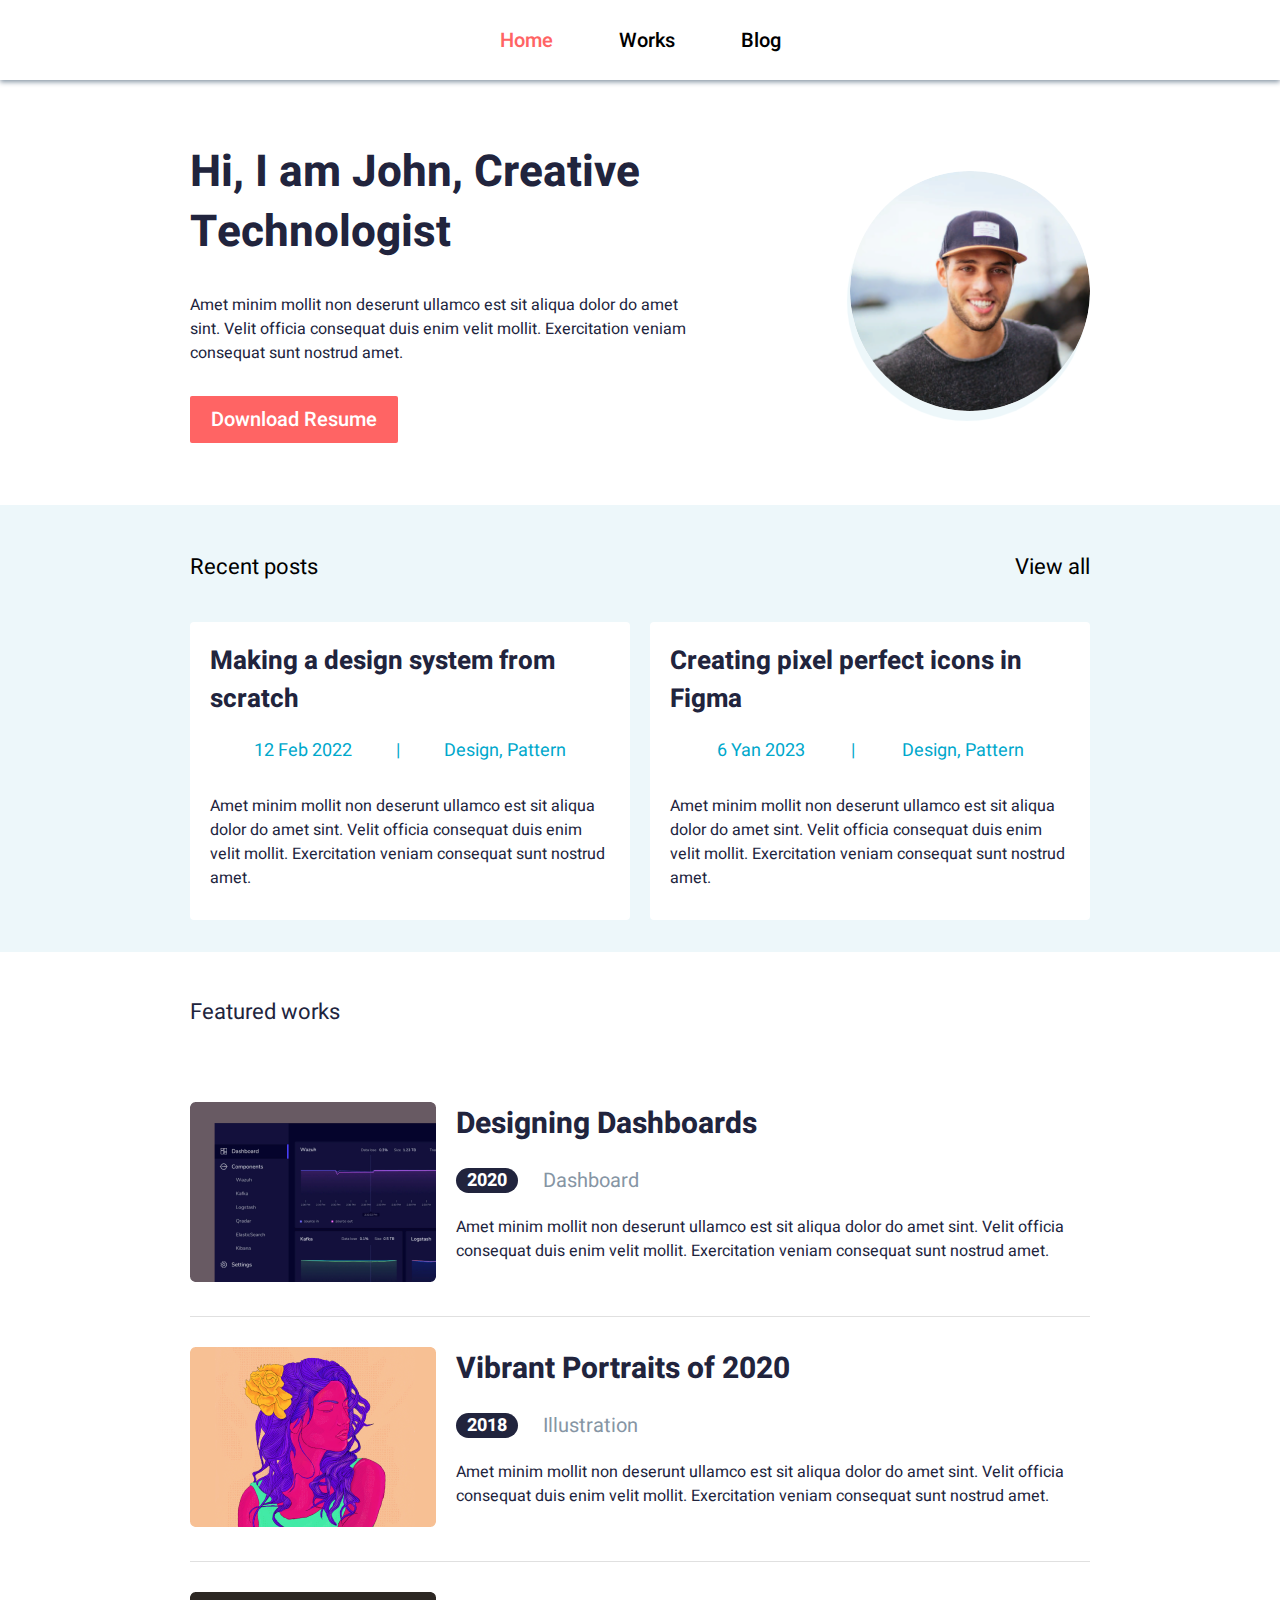
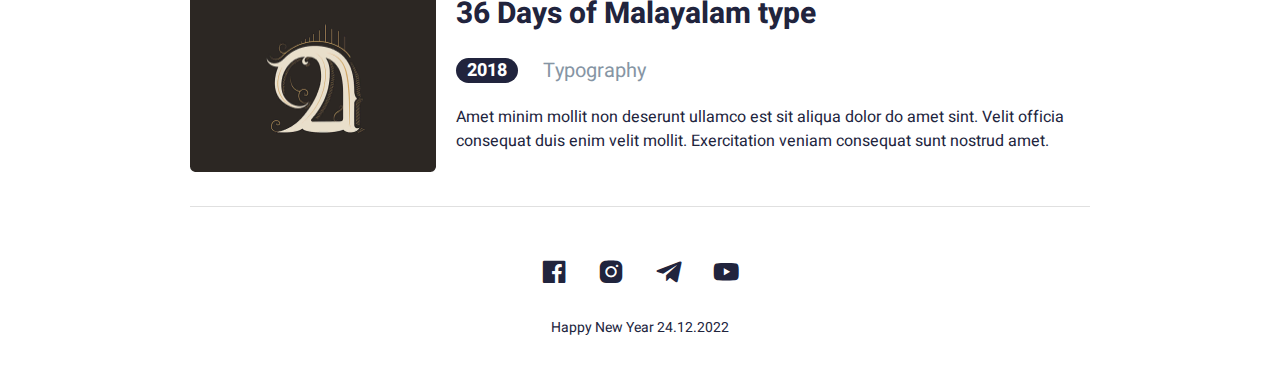
<file: index.html>
<!DOCTYPE html>
<html lang="en">

<head>
    <meta charset="UTF-8">
    <meta http-equiv="X-UA-Compatible" content="IE=edge">
    <meta name="viewport" content="width=device-width, initial-scale=1.0">
    <title>My Bio</title>
    <!-- ---- only css ---- -->
    <link rel="stylesheet" href="./css/home.css">
    <!-- ---- only css favicon---- -->
    <link rel="shortcut icon" href="./img/favicon/UzMD.png" type="image/x-icon">
    <!-- ---- only css box icon ---- -->
    <link href='https://unpkg.com/boxicons@2.1.4/css/boxicons.min.css' rel='stylesheet'>

</head>

<body>
    <!-- ----------  Header  ----------- -->
    <header class="header">
        <nav class="nav">
            <ul>
                <li>
                    <a href="./index.html" class="active_nav">
                        Home
                    </a>
                </li>
                <li>
                    <a href="./html/works.html">
                        Works
                    </a>
                </li>
                <li>
                    <a href="./html/blog.html">
                        Blog
                    </a>
                </li>
            </ul>
        </nav>
    </header>
    <!-- ----------  Main  ----------- -->
    <main class="main">
        <!-- ----------  Block_1  ----------- -->
        <div class="block_1 contaner ">
            <div class="block_1-text">
                <h1>
                    Hi, I am John, Creative Technologist
                </h1>
                <p>
                    Amet minim mollit non deserunt ullamco est sit aliqua dolor do amet sint. Velit officia consequat duis enim velit mollit. Exercitation veniam consequat sunt nostrud amet.
                </p>

                <a href="./rec/Jafar.docx" target="_blank">
                    Download Resume
                </a>
            </div>
            <div class="block_1-img">
                <img src="./img/Home/logo.png" alt="">
            </div>
        </div>
        <!-- ----------  Block_2  ----------- -->
        <div class="block_2-bg">
            <div class="block_2 contaner ">

                <div class="block_2-text">
                    <p>
                        Recent posts
                    </p>

                    <a href="">
                        View all
                    </a>
                </div>

                <div class="block_2-card">
                    <div class="card_1">
                        <h1>
                            Making a design system from scratch
                        </h1>
                        <div class="card_1_2-text">
                            <p>
                                12 Feb 2022
                            </p>
                            <p>
                                |
                            </p>
                            <p>
                                Design, Pattern
                            </p>
                        </div>
                        <p>
                            Amet minim mollit non deserunt ullamco est sit aliqua dolor do amet sint. Velit officia consequat duis enim velit mollit. Exercitation veniam consequat sunt nostrud amet.
                        </p>
                    </div>
                    <div class="card_2">
                        <h1>
                            Creating pixel perfect icons in Figma
                        </h1>
                        <div class="card_1_2-text">
                            <p>
                                6 Yan 2023
                            </p>
                            <p>
                                |
                            </p>
                            <p>
                                Design, Pattern
                            </p>
                        </div>
                        <p>
                            Amet minim mollit non deserunt ullamco est sit aliqua dolor do amet sint. Velit officia consequat duis enim velit mollit. Exercitation veniam consequat sunt nostrud amet.
                        </p>
                    </div>
                </div>
            </div>
        </div>
        <!-- ----------  Block_3  ----------- -->
        <div class="block_3 contaner ">
            <div class="block_3-head">
                <p>
                    Featured works
                </p>
            </div>

            <div class="card_1 card ">
                <div class="card-img">
                    <img src="./img/Home/Rectangle-1.png" alt="">
                </div>
                <div class="card-text">
                    <h1>
                        Designing Dashboards
                    </h1>
                    <div class="card-text-db">
                        <button>
                            2020
                        </button>
                        <p>
                            Dashboard
                        </p>
                    </div>
                    <h2>
                        Amet minim mollit non deserunt ullamco est sit aliqua dolor do amet sint. Velit officia consequat duis enim velit mollit. Exercitation veniam consequat sunt nostrud amet.
                    </h2>
                </div>
            </div>
            <div class="card_2 card ">
                <div class="card-img">
                    <img src="./img/Home/Rectangle-2.png" alt="">
                </div>
                <div class="card-text">
                    <h1>
                        Vibrant Portraits of 2020
                    </h1>
                    <div class="card-text-db">
                        <button>
                            2018
                        </button>
                        <p>
                            Illustration
                        </p>
                    </div>
                    <h2>
                        Amet minim mollit non deserunt ullamco est sit aliqua dolor do amet sint. Velit officia consequat duis enim velit mollit. Exercitation veniam consequat sunt nostrud amet.
                    </h2>
                </div>
            </div>
            <div class="card_3 card ">
                <div class="card-img">
                    <img src="./img/Home/Rectangle-3.png" alt="">
                </div>
                <div class="card-text">
                    <h1>
                        36 Days of Malayalam type
                    </h1>
                    <div class="card-text-db">
                        <button>
                            2018
                        </button>
                        <p>
                            Typography
                        </p>
                    </div>
                    <h2>
                        Amet minim mollit non deserunt ullamco est sit aliqua dolor do amet sint. Velit officia consequat duis enim velit mollit. Exercitation veniam consequat sunt nostrud amet.
                    </h2>
                </div>
            </div>
        </div>
    </main>
    <!-- ----------  footer  ----------- -->
    <footer class="footer">
        <div class="footer_icon">
            <a href="https://ru-ru.facebook.com/jafar.norxurozov.3" target="_blank">
                <i class='bx bxl-facebook-square'></i>
            </a>
            <a href="https://www.instagram.com/uzjafarc/" target="_blank">
                <i class='bx bxl-instagram-alt'></i>
            </a>
            <a href="https://t.me/UzJaFaR_13" target="_blank">
                <i class='bx bxl-telegram'></i>
            </a>
            <a href="https://youtube.com/@ALONE-13?si=EnSIkaIECMiOmarE" target="_blank">
                <i class='bx bxl-youtube'></i>
            </a>
        </div>
        <p>
            Happy New Year 24.12.2022
        </p>
    </footer>
</body>

</html>
</file>
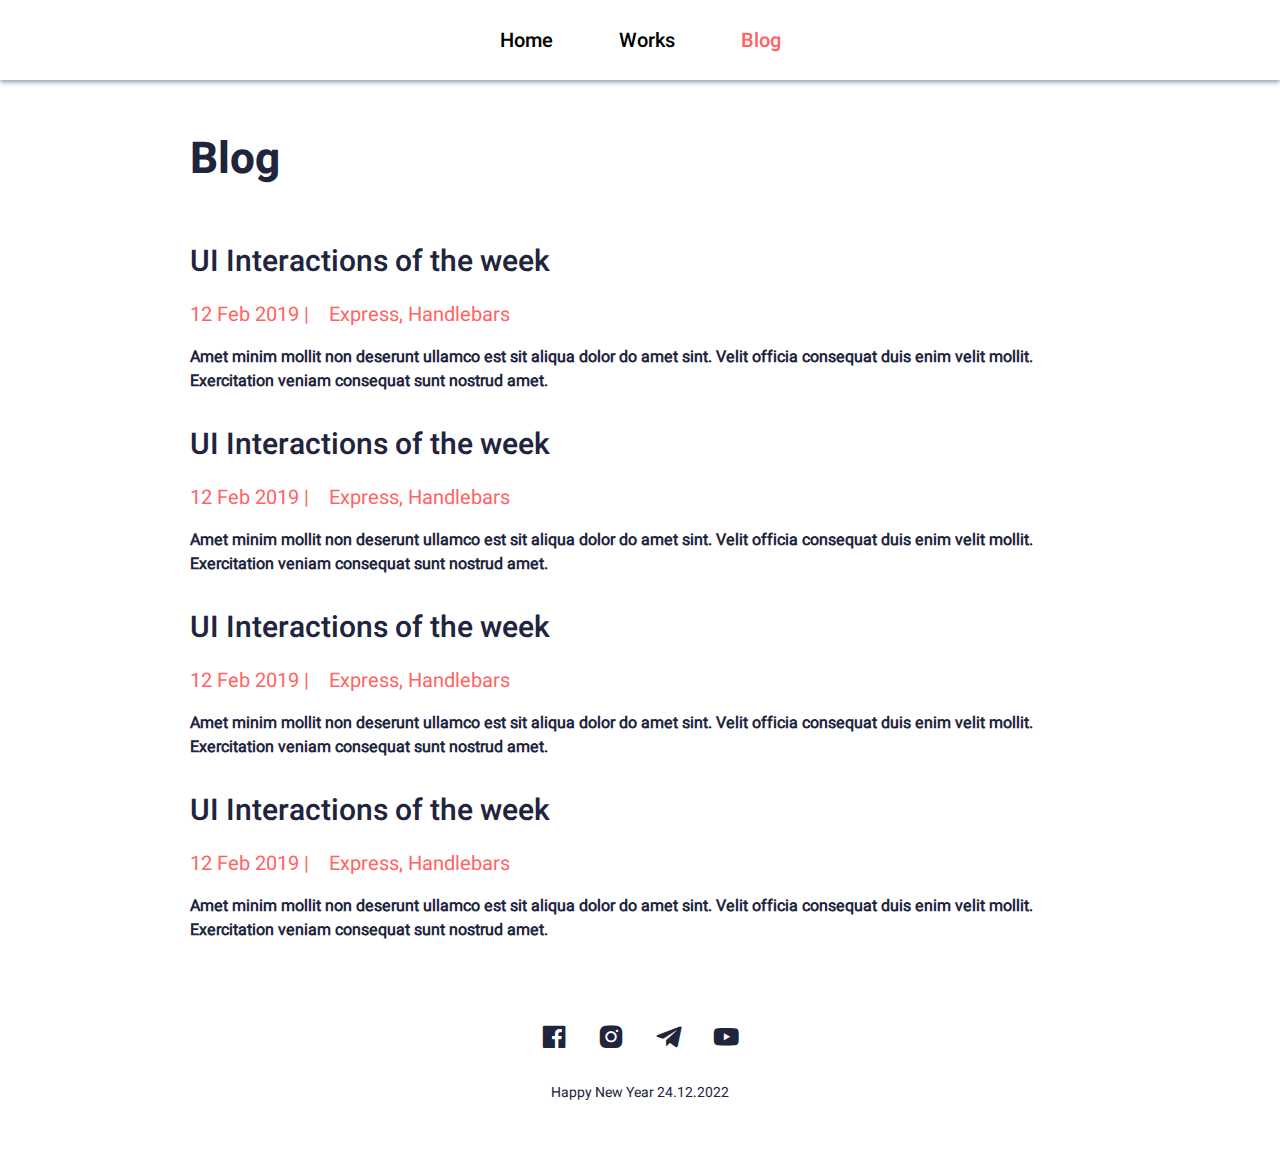
<file: html/blog.html>
<!DOCTYPE html>
<html lang="en">

<head>
    <meta charset="UTF-8">
    <meta http-equiv="X-UA-Compatible" content="IE=edge">
    <meta name="viewport" content="width=device-width, initial-scale=1.0">
    <title>Blog</title>
    <!-- ---- only css ---- -->
    <link rel="stylesheet" href="../css/blog.css">
    <!-- ---- only css favicon---- -->
    <link rel="shortcut icon" href="../img/favicon/UzMD.png" type="image/x-icon">
    <!-- ---- only css box icon ---- -->
    <link href='https://unpkg.com/boxicons@2.1.4/css/boxicons.min.css' rel='stylesheet'>
</head>

<body>
    <!-- ----------  Header  ----------- -->
    <header class="header">
        <nav class="nav">
            <ul>
                <li>
                    <a href="../index.html">
                        Home
                    </a>
                </li>
                <li>
                    <a href="./works.html">
                        Works
                    </a>
                </li>
                <li>
                    <a href="./blog.html" class="active_nav">
                        Blog
                    </a>
                </li>
            </ul>
        </nav>
    </header>
    <!-- ----------  Main  ----------- -->
    <main class="main">
        <div class="block_1 contaner ">
            <h1>
                Blog
            </h1>
            <div class="box_1 box">
                <h2>
                    UI Interactions of the week
                </h2>
                <div class="box_text">
                    <p>
                        12 Feb 2019 |
                    </p>
                    <p>
                        Express, Handlebars
                    </p>
                </div>
                <h3>
                    Amet minim mollit non deserunt ullamco est sit aliqua dolor do amet sint. Velit officia consequat duis enim velit mollit. Exercitation veniam consequat sunt nostrud amet.
                </h3>
            </div>
            <div class="box_2 box">
                <h2>
                    UI Interactions of the week
                </h2>
                <div class="box_text">
                    <p>
                        12 Feb 2019 |
                    </p>
                    <p>
                        Express, Handlebars
                    </p>
                </div>
                <h3>
                    Amet minim mollit non deserunt ullamco est sit aliqua dolor do amet sint. Velit officia consequat duis enim velit mollit. Exercitation veniam consequat sunt nostrud amet.
                </h3>
            </div>
            <div class="box_3 box">
                <h2>
                    UI Interactions of the week
                </h2>
                <div class="box_text">
                    <p>
                        12 Feb 2019 |
                    </p>
                    <p>
                        Express, Handlebars
                    </p>
                </div>
                <h3>
                    Amet minim mollit non deserunt ullamco est sit aliqua dolor do amet sint. Velit officia consequat duis enim velit mollit. Exercitation veniam consequat sunt nostrud amet.
                </h3>
            </div>
            <div class="box_4 box">
                <h2>
                    UI Interactions of the week
                </h2>
                <div class="box_text">
                    <p>
                        12 Feb 2019 |
                    </p>
                    <p>
                        Express, Handlebars
                    </p>
                </div>
                <h3>
                    Amet minim mollit non deserunt ullamco est sit aliqua dolor do amet sint. Velit officia consequat duis enim velit mollit. Exercitation veniam consequat sunt nostrud amet.
                </h3>
            </div>
        </div>
    </main>
    <!-- ----------  Footer  ----------- -->
    <footer class="footer">
        <div class="footer_icon">
            <a href="https://ru-ru.facebook.com/jafar.norxurozov.3" target="_blank">
                <i class='bx bxl-facebook-square'></i>
            </a>
            <a href="https://www.instagram.com/uzjafarc/" target="_blank">
                <i class='bx bxl-instagram-alt'></i>
            </a>
            <a href="https://t.me/UzJaFaR_13" target="_blank">
                <i class='bx bxl-telegram'></i>
            </a>
            <a href="https://youtube.com/@ALONE-13?si=EnSIkaIECMiOmarE" target="_blank">
                <i class='bx bxl-youtube'></i>
            </a>
        </div>
        <p>
            Happy New Year 24.12.2022
        </p>
    </footer>
</body>

</html>
</file>
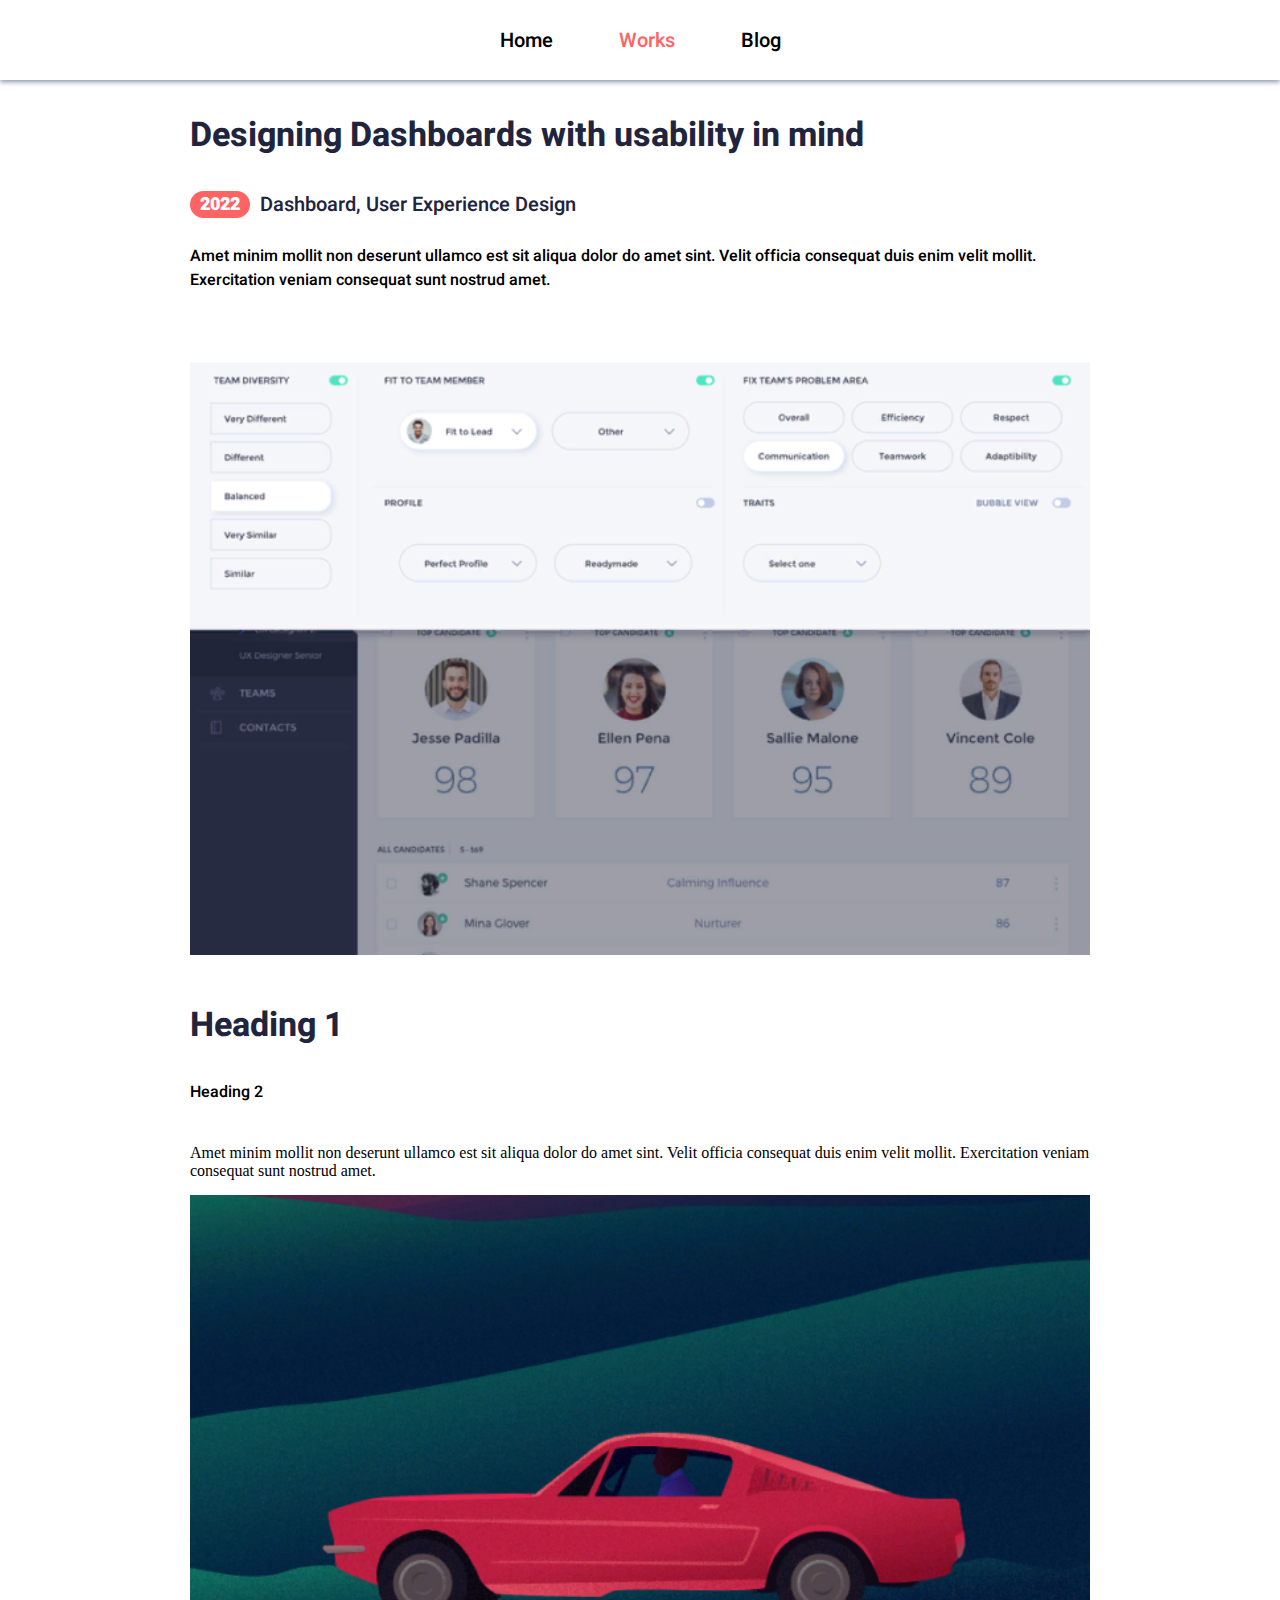
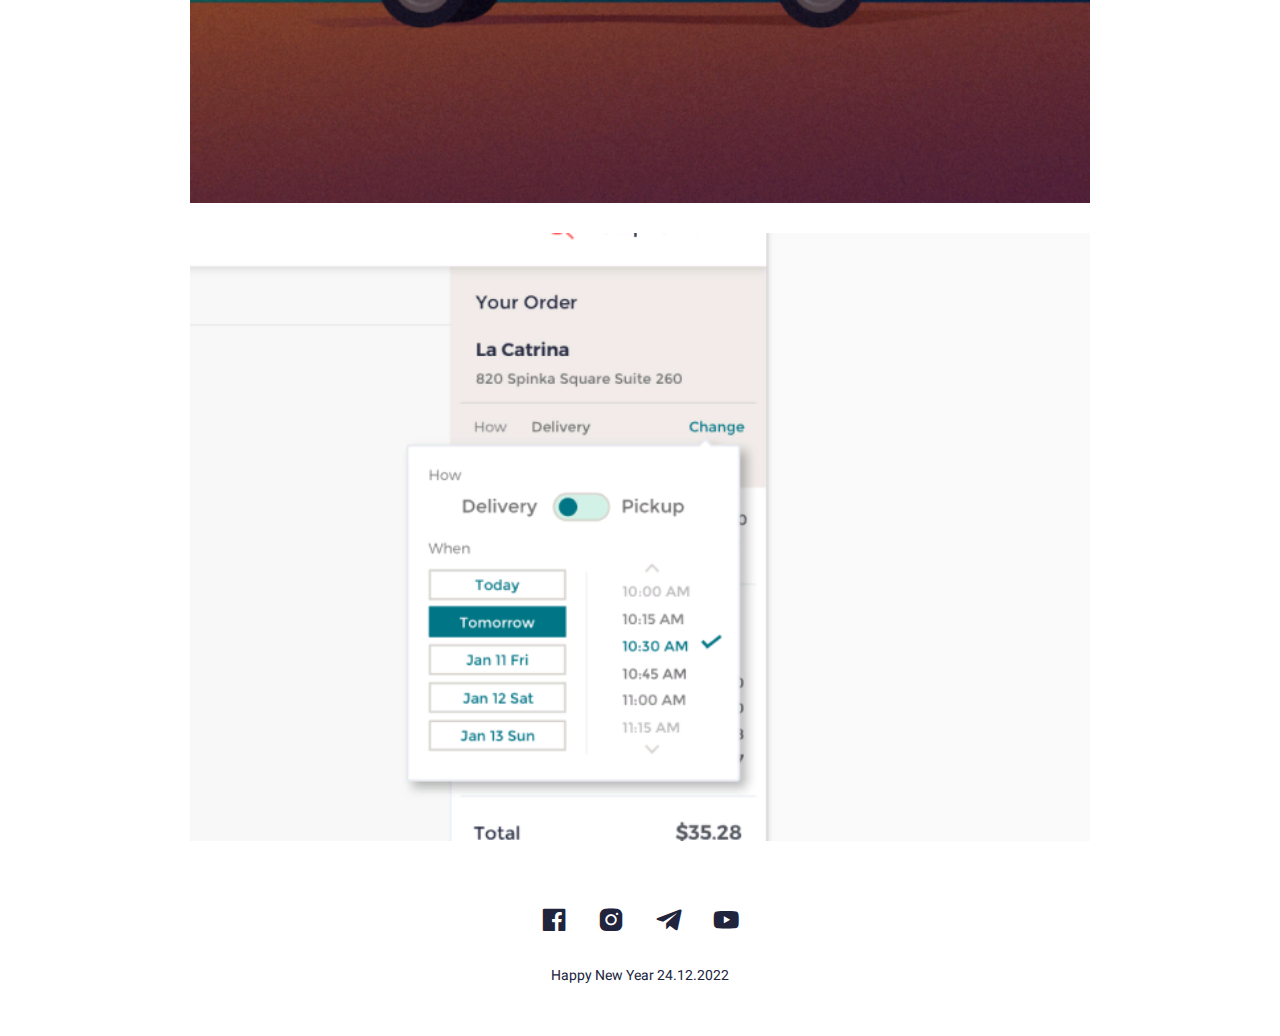
<file: html/works.html>
<!DOCTYPE html>
<html lang="en">

<head>
    <meta charset="UTF-8">
    <meta http-equiv="X-UA-Compatible" content="IE=edge">
    <meta name="viewport" content="width=device-width, initial-scale=1.0">
    <title>Works</title>
    <!-- ---- only css ---- -->
    <link rel="stylesheet" href="../css/work.css">
    <!-- ---- only css favicon---- -->
    <link rel="shortcut icon" href="../img/favicon/UzMD.png" type="image/x-icon">
    <!-- ---- only css box icon ---- -->
    <link href='https://unpkg.com/boxicons@2.1.4/css/boxicons.min.css' rel='stylesheet'>
</head>

<body>
    <!-- ----------  Header  ----------- -->
    <header class="header">
        <nav class="nav">
            <ul>
                <li>
                    <a href="../index.html">
                        Home
                    </a>
                </li>
                <li>
                    <a href="./works.html" class="active_nav">
                        Works
                    </a>
                </li>
                <li>
                    <a href="./blog.html">
                        Blog
                    </a>
                </li>
            </ul>
        </nav>
    </header>
    <!-- ----------  Main  ----------- -->
    <main class="main">
        <div class="block_1 contaner">
            <div class="box_1 box">
                <h1>
                    Designing Dashboards with usability in mind
                </h1>
                <div class="box_text">
                    <button>
                        2022
                    </button>
                    <p>
                        Dashboard, User Experience Design
                    </p>
                </div>
                <h3>
                    Amet minim mollit non deserunt ullamco est sit aliqua dolor do amet sint. Velit officia consequat duis enim velit mollit. Exercitation veniam consequat sunt nostrud amet.
                </h3>
            </div>
            <img src="../img/Blog/Rec_1.png" alt="">
            <div class="box_2 box">
                <h1>
                    Heading 1
                </h1>
                <h3>
                    Heading 2
                </h3>
                <p>
                    Amet minim mollit non deserunt ullamco est sit aliqua dolor do amet sint. Velit officia consequat duis enim velit mollit. Exercitation veniam consequat sunt nostrud amet.
                </p>
            </div>
            <img src="../img/Blog/Rec_2.png" alt="">
            <img src="../img/Blog/Rec_3.png" alt="">
        </div>
    </main>
    <!-- ----------  footer  ----------- -->
    <footer class="footer">
        <div class="footer_icon">
            <a href="https://ru-ru.facebook.com/jafar.norxurozov.3" target="_blank">
                <i class='bx bxl-facebook-square'></i>
            </a>
            <a href="https://www.instagram.com/uzjafarc/" target="_blank">
                <i class='bx bxl-instagram-alt'></i>
            </a>
            <a href="https://t.me/UzJaFaR_13" target="_blank">
                <i class='bx bxl-telegram'></i>
            </a>
            <a href="https://youtube.com/@ALONE-13?si=EnSIkaIECMiOmarE" target="_blank">
                <i class='bx bxl-youtube'></i>
            </a>
        </div>
        <p>
            Happy New Year 24.12.2022
        </p>
    </footer>
</body>

</html>
</file>
<file: css/home.css>
@import url(../css/all.css);
@import url(../font/font.css);

/* ------------  Header  --------------- */

.header {
    height: 80px;
    display: flex;
    justify-content: center;
    align-items: center;
    box-shadow: 0px 2px 5px var(--smile-text);
}

.nav ul {
    display: flex;
}

.nav ul li a {
    padding: 33px;
    font-family: 'Heebo-Medium', sans-serif;
    font-size: 20px;
    line-height: 29px;
}


/* ------------  Main  --------------- */


/* ------------  Block-1  --------------- */

.main .block_1 {
    height: 425px;
    display: flex;
    justify-content: space-between;
    align-items: center;
}

.main .block_1-text {
    max-width: 500px;
    height: 300px;
    display: flex;
    justify-content: space-between;
    /* align-items: center; */
    flex-flow: column;
}

.main .block_1-text h1 {
    font-family: 'Heebo-Bold', sans-serif;
    font-size: 44px;
    line-height: 60px;
    color: var(--text-icon);
}

.main .block_1-text p {
    font-family: 'Heebo-Regular';
    font-size: 16px;
    line-height: 24px;
    color: var(--text-icon);
}

.main .block_1-text a {
    width: 208px;
    height: 47px;
    font-family: 'Heebo-Medium', sans-serif;
    font-size: 20px;
    line-height: 29px;
    color: var(--white);
    border-radius: 2px;
    background: var(--btn-text);
    display: flex;
    justify-content: center;
    align-items: center;
}

.main .block_1-img img {
    width: 240px;
    height: 240px;
    border-radius: 50%;
    box-shadow: -3px 10px 1px var(--block-bg);
}


/* ------------  Block-2  --------------- */

.main .block_2-bg {
    background: var(--block-bg);
    padding: 32px 0px;
}

.block_2 .block_2-text {
    display: flex;
    justify-content: space-between;
    margin-bottom: 25px;
}

.block_2 .block_2-text p,
.block_2 .block_2-text a {
    font-family: 'Heebo-Regular', sans-serif;
    font-size: 22px;
    line-height: 60px;
    /* color: var(--text-icon);  */
}

.block_2 .block_2-card {
    display: flex;
}

.block_2-card .card_1 {
    background: var(--white);
    margin-right: 10px;
    padding: 20px;
    border-radius: 4px;
}

.block_2-card .card_1 h1,
.block_2-card .card_2 h1 {
    font-family: 'Heebo-Bold', sans-serif;
    font-weight: 700;
    font-size: 26px;
    line-height: 38px;
    color: var(--text-icon);
}

.block_2-card .card_1_2-text {
    display: flex;
    justify-content: space-evenly;
    margin: 20px 0px;
}

.block_2-card .card_1 p,
.block_2-card .card_2 p {
    font-family: 'Heebo-Regular', sans-serif;
    font-weight: 400;
    font-size: 16px;
    line-height: 24px;
    color: var(--text-icon);
    margin-bottom: 10px;
}

.block_2-card .card_1_2-text p {
    font-family: 'Heebo-Regular', sans-serif;
    font-weight: 400;
    font-size: 18px;
    line-height: 26px;
    color: var(--bg-img);
}

.block_2-card .card_2 {
    background: var(--white);
    margin-left: 10px;
    padding: 20px;
    border-radius: 4px;
}


/* ------------  Block-3  --------------- */

.block_3 .block_3-head p {
    font-family: 'Heebo-Regular', sans-serif;
    font-size: 22px;
    line-height: 60px;
    color: var(--text-icon);
    padding: 10px 0px;
    margin: 20px 0px;
}

.block_3 .card {
    display: flex;
    border-bottom: solid 1px var(--border-bottom);
    padding: 30px 0px;
}

.block_3 .card-img {
    margin-right: 20px;
}

.block_3 .card-img img {
    width: 246px;
    height: 180px;
}

.block_3 .card-text h1 {
    font-family: 'Heebo-Bold', sans-serif;
    font-style: normal;
    font-weight: 700;
    font-size: 30px;
    line-height: 44px;
    color: var(--text-icon);
}

.block_3 .card-text-db {
    display: flex;
    /* justify-content: center; */
    align-items: center;
    margin: 20px 0px;
}

.block_3 .card-text-db button {
    display: flex;
    justify-content: center;
    align-items: center;
    font-family: 'Heebo-Bold', sans-serif;
    font-style: normal;
    font-weight: 900;
    font-size: 18px;
    color: var(--white);
    width: 62px;
    height: 25px;
    background: var(--text-icon);
    border-radius: 16px;
    margin-right: 25px;
    border: none;
}

.block_3 .card-text-db p {
    font-family: 'Heebo-Regular', sans-serif;
    font-style: normal;
    font-weight: 400;
    font-size: 20px;
    line-height: 29px;
    color: var(--smile-text);
}

.block_3 .card-text h2 {
    font-family: 'Heebo-Regular', sans-serif;
    font-style: normal;
    font-weight: 400;
    font-size: 16px;
    line-height: 24px;
    color: var(--text-icon);
}


/* ------------  footer  --------------- */

.footer {
    height: 180px;
    display: flex;
    flex-flow: column;
    justify-content: center;
    align-items: center;
}

.footer .footer_icon {
    margin-bottom: 25px;
}

.footer .footer_icon a {
    font-size: 30px;
    margin: 0 10px;
    color: var(--text-icon);
}

.footer p {
    font-family: 'Heebo-Regular', sans-serif;
    font-size: 14px;
    line-height: 21px;
    text-align: center;
    color: var(--text-icon);
}


/* ------------  Media  --------------- */

@media(max-width:900px) {
    .contaner {
        width: 600px;
        margin-left: auto;
        margin-right: auto;
    }
    .main .block_1-text {
        max-width: 400px;
        height: 300px;
    }
    .main .block_1-text p {
        width: 400px;
    }
    .main .block_1-text h1 {
        font-size: 32px;
        line-height: 40px;
    }
    .main .block_1-img img {
        width: 170px;
        height: 170px;
    }
}

@media(max-width:600px) {
    .contaner {
        width: 400px;
        margin-left: auto;
        margin-right: auto;
    }
    /* --------- M block_1 600px --------- */
    .main .block_1 {
        height: 550px;
        display: flex;
        flex-flow: column-reverse;
        justify-content: center;
        align-items: center;
    }
    .main .block_1-text {
        max-width: 400px;
        height: 300px;
        display: flex;
        justify-content: space-between;
        align-items: center;
        flex-flow: column;
    }
    .main .block_1-text h1 {
        margin-top: 15px;
        text-align: center;
    }
    /* --------- M block_2 600px --------- */
    .block_2 .block_2-text {
        justify-content: space-evenly;
    }
    .block_2 .block_2-text p,
    .block_2 .block_2-text a {
        font-size: 18px;
        line-height: 60px;
    }
    .block_2 .block_2-card {
        display: flex;
        flex-flow: column;
    }
    .block_2-card .card_1 {
        margin: 0px 0px 10px 0px;
    }
    .block_2-card .card_1 h1,
    .block_2-card .card_2 h1 {
        font-size: 22px;
        line-height: 30px;
    }
    .block_2-card .card_1_2-text {
        display: flex;
        justify-content: space-evenly;
        margin: 20px 0px;
    }
    .block_2-card .card_1 p,
    .block_2-card .card_2 p {
        font-size: 16px;
        line-height: 24px;
        margin-bottom: 8px;
    }
    .block_2-card .card_1_2-text p {
        font-size: 16px;
        line-height: 24px;
    }
    .block_2-card .card_2 {
        margin: 10px 0px 0px 0px;
    }
    /* --------- M block_3 600px --------- */
    .block_3 .block_3-head p {
        text-align: center;
    }
    .block_3 .card {
        display: flex;
        justify-content: center;
        align-items: center;
        flex-flow: column;
    }
    .block_3 .card-img {
        margin: 0px;
    }
    .block_3 .card-img img {
        width: 300px;
        height: 230px;
    }
    .block_3 .card-text h1 {
        text-align: center;
    }
    .block_3 .card-text-db {
        justify-content: center;
    }
    .block_3 .card-text h2 {
        text-align: center;
        width: 300px;
    }
}

@media(max-width:400px) {
    .contaner {
        width: 300px;
        margin-left: auto;
        margin-right: auto;
    }
    .nav ul li a {
        padding: 15px;
    }
    .main .block_1 {
        height: 600px;
    }
    .main .block_1-text {
        height: 400px;
    }
    .main .block_1-text h1 {
        width: 300px;
        text-align: center;
    }
    .main .block_1-text p {
        width: 300px;
        text-align: center;
    }
}
</file>
<file: css/blog.css>
@import url(../css/all.css);
@import url(../font/font.css);

/* ------------  Header  --------------- */

.header {
    height: 80px;
    display: flex;
    justify-content: center;
    align-items: center;
    box-shadow: 0px 2px 5px var(--smile-text);
}

.nav ul {
    display: flex;
}

.nav ul li a {
    padding: 33px;
    font-family: 'Heebo-Medium', sans-serif;
    font-size: 20px;
    line-height: 29px;
}


/* ------------  Main  --------------- */

.main .block_1 {}

.main .block_1 h1 {
    font-family: 'Heebo-Bold', sans-serif;
    font-style: normal;
    font-weight: 700;
    font-size: 44px;
    line-height: 60px;
    color: var(--text-icon);
    margin: 50px 0px;
}

.main .block_1 .box {}

.main .block_1 .box h2 {
    font-family: 'Heebo-Medium', sans-serif;
    font-style: normal;
    font-weight: 500;
    font-size: 30px;
    line-height: 44px;
    color: var(--text-icon);
    margin-bottom: 16px;
}

.main .block_1 .box .box_text {
    display: flex;
    margin-bottom: 16px;
}

.main .block_1 .box .box_text p {
    font-family: 'Heebo-Regular', sans-serif;
    font-style: normal;
    font-weight: 400;
    font-size: 20px;
    line-height: 29px;
    color: var(--btn-text);
    padding-right: 20px;
}

.main .block_1 .box h3 {
    font-family: 'Heebo-Regular', sans-serif;
    font-size: 16px;
    line-height: 24px;
    color: var(--text-icon);
    margin-bottom: 30px;
}


/* ------------  footer  --------------- */

.footer {
    height: 180px;
    display: flex;
    flex-flow: column;
    justify-content: center;
    align-items: center;
}

.footer .footer_icon {
    margin-bottom: 25px;
}

.footer .footer_icon a {
    font-size: 30px;
    margin: 0 10px;
    color: var(--text-icon);
}

.footer p {
    font-family: 'Heebo-Regular', sans-serif;
    font-size: 14px;
    line-height: 21px;
    text-align: center;
    color: var(--text-icon);
}


/* ------------  Media  --------------- */

@media(max-width:900px) {
    .contaner {
        width: 600px;
        margin-left: auto;
        margin-right: auto;
    }
}

@media(max-width:600px) {
    .contaner {
        width: 400px;
        margin-left: auto;
        margin-right: auto;
    }
    /* --------- M block_1 600px --------- */
}

@media(max-width:400px) {
    .contaner {
        width: 300px;
        margin-left: auto;
        margin-right: auto;
    }
    .nav ul li a {
        padding: 15px;
    }
}
</file>
<file: css/work.css>
@import url(../css/all.css);
@import url(../font/font.css);

/* ------------  Header  --------------- */

.header {
    height: 80px;
    display: flex;
    justify-content: center;
    align-items: center;
    box-shadow: 0px 2px 5px var(--smile-text);
}

.nav ul {
    display: flex;
}

.nav ul li a {
    padding: 33px;
    font-family: 'Heebo-Medium', sans-serif;
    font-size: 20px;
    line-height: 29px;
}


/* ------------  Main  --------------- */

.main .block_1 {
    display: flex;
    justify-content: center;
    align-items: center;
    flex-flow: column;
}

.main .block_1 .box h1 {
    font-family: 'Heebo-Bold', sans-serif;
    font-style: normal;
    font-weight: 700;
    font-size: 34px;
    line-height: 50px;
    color: var(--text-icon);
    margin: 30px 0px;
}

.main .block_1 .box .box_text {
    display: flex;
    margin-bottom: 25px;
    align-items: center;
}

.main .block_1 .box .box_text button {
    width: 60px;
    font-family: 'Heebo-Black', sans-serif;
    font-style: normal;
    font-weight: 900;
    font-size: 18px;
    align-items: center;
    color: var(--white);
    background: var(--btn-text);
    border-radius: 16px;
    border: none;
    margin-right: 10px;
}

.main .block_1 .box .box_text p {
    font-family: 'Heebo-Medium', sans-serif;
    font-style: normal;
    font-weight: 400;
    font-size: 20px;
    line-height: 29px;
    color: var(--text-icon);
}

.main .block_1 .box h3 {
    font-family: 'Heebo-Medium', sans-serif;
    font-style: normal;
    font-weight: 400;
    font-size: 16px;
    line-height: 24px;
    color: var(--black);
    margin-bottom: 40px;
}

.main .block_1 img {
    margin: 15px 0px;
    width: 900px;
}


/* ------------  footer  --------------- */

.footer {
    height: 180px;
    display: flex;
    flex-flow: column;
    justify-content: center;
    align-items: center;
}

.footer .footer_icon {
    margin-bottom: 25px;
}

.footer .footer_icon a {
    font-size: 30px;
    margin: 0 10px;
    color: var(--text-icon);
}

.footer p {
    font-family: 'Heebo-Regular', sans-serif;
    font-size: 14px;
    line-height: 21px;
    text-align: center;
    color: var(--text-icon);
}


/* ------------  Media  --------------- */

@media(max-width:900px) {
    .contaner {
        width: 600px;
        margin-left: auto;
        margin-right: auto;
    }
    .main .block_1 img {
        width: 600px;
    }
}

@media(max-width:600px) {
    .contaner {
        width: 400px;
        margin-left: auto;
        margin-right: auto;
    }
    .main .block_1 img {
        width: 400px;
    }
}

@media(max-width:400px) {
    .contaner {
        width: 300px;
        margin-left: auto;
        margin-right: auto;
    }
    .nav ul li a {
        padding: 15px;
    }
    .main .block_1 img {
        width: 250px;
    }
}
</file>
